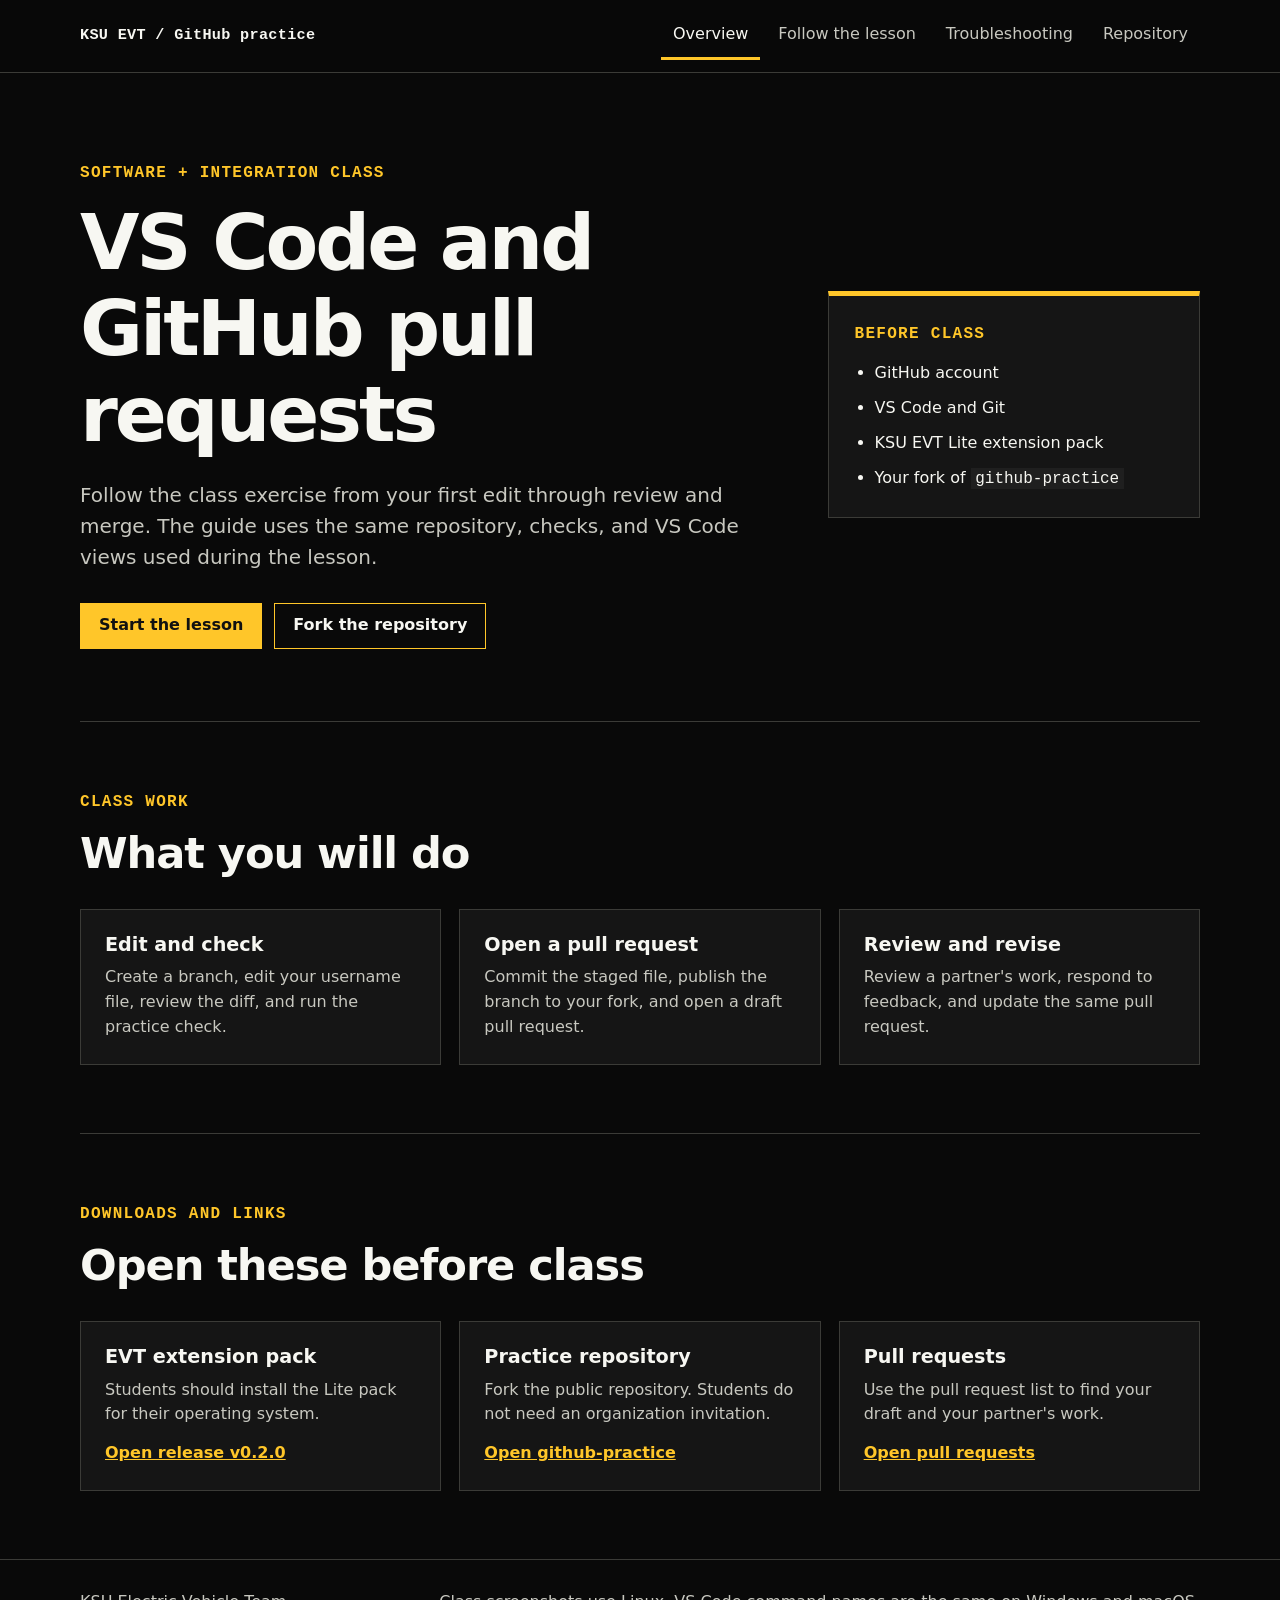
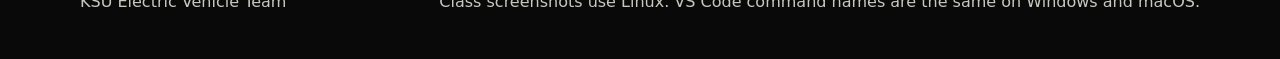
<file: docs/index.html>
<!doctype html>
<html lang="en">
  <head>
    <meta charset="utf-8" />
    <meta name="viewport" content="width=device-width, initial-scale=1" />
    <meta name="description" content="KSU EVT class guide for VS Code, Git, GitHub pull requests, review, and basic Python debugging." />
    <title>KSU EVT GitHub practice</title>
    <link rel="stylesheet" href="styles.css" />
  </head>
  <body>
    <header class="site-header">
      <div class="site-header__inner">
        <a class="site-name" href="index.html">KSU EVT / GitHub practice</a>
        <nav class="site-nav" aria-label="Main navigation">
          <a href="index.html" aria-current="page">Overview</a>
          <a href="lesson.html">Follow the lesson</a>
          <a href="troubleshooting.html">Troubleshooting</a>
          <a href="https://github.com/KSU-Electric-Vehicle-Team/github-practice">Repository</a>
        </nav>
      </div>
    </header>

    <main>
      <section class="hero">
        <div>
          <p class="eyebrow">Software + Integration class</p>
          <h1>VS Code and GitHub pull requests</h1>
          <p class="lede">Follow the class exercise from your first edit through review and merge. The guide uses the same repository, checks, and VS Code views used during the lesson.</p>
          <div class="button-row">
            <a class="button" href="lesson.html">Start the lesson</a>
            <a class="button button--secondary" href="https://github.com/KSU-Electric-Vehicle-Team/github-practice/fork">Fork the repository</a>
          </div>
        </div>

        <aside class="hero-card" aria-label="Before class checklist">
          <p class="eyebrow">Before class</p>
          <ul>
            <li>GitHub account</li>
            <li>VS Code and Git</li>
            <li>KSU EVT Lite extension pack</li>
            <li>Your fork of <code>github-practice</code></li>
          </ul>
        </aside>
      </section>

      <section class="section">
        <div class="section-heading">
          <p class="eyebrow">Class work</p>
          <h2>What you will do</h2>
        </div>
        <div class="grid">
          <article class="card">
            <h3>Edit and check</h3>
            <p>Create a branch, edit your username file, review the diff, and run the practice check.</p>
          </article>
          <article class="card">
            <h3>Open a pull request</h3>
            <p>Commit the staged file, publish the branch to your fork, and open a draft pull request.</p>
          </article>
          <article class="card">
            <h3>Review and revise</h3>
            <p>Review a partner's work, respond to feedback, and update the same pull request.</p>
          </article>
        </div>
      </section>

      <section class="section">
        <div class="section-heading">
          <p class="eyebrow">Downloads and links</p>
          <h2>Open these before class</h2>
        </div>
        <div class="grid">
          <article class="card">
            <h3>EVT extension pack</h3>
            <p>Students should install the Lite pack for their operating system.</p>
            <p><a href="https://github.com/KSU-Electric-Vehicle-Team/vscode-extension-packs/releases/tag/v0.2.0">Open release v0.2.0</a></p>
          </article>
          <article class="card">
            <h3>Practice repository</h3>
            <p>Fork the public repository. Students do not need an organization invitation.</p>
            <p><a href="https://github.com/KSU-Electric-Vehicle-Team/github-practice">Open github-practice</a></p>
          </article>
          <article class="card">
            <h3>Pull requests</h3>
            <p>Use the pull request list to find your draft and your partner's work.</p>
            <p><a href="https://github.com/KSU-Electric-Vehicle-Team/github-practice/pulls">Open pull requests</a></p>
          </article>
        </div>
      </section>
    </main>

    <footer class="site-footer">
      <div class="site-footer__inner">
        <p>KSU Electric Vehicle Team</p>
        <p>Class screenshots use Linux. VS Code command names are the same on Windows and macOS.</p>
      </div>
    </footer>
  </body>
</html>
</file>
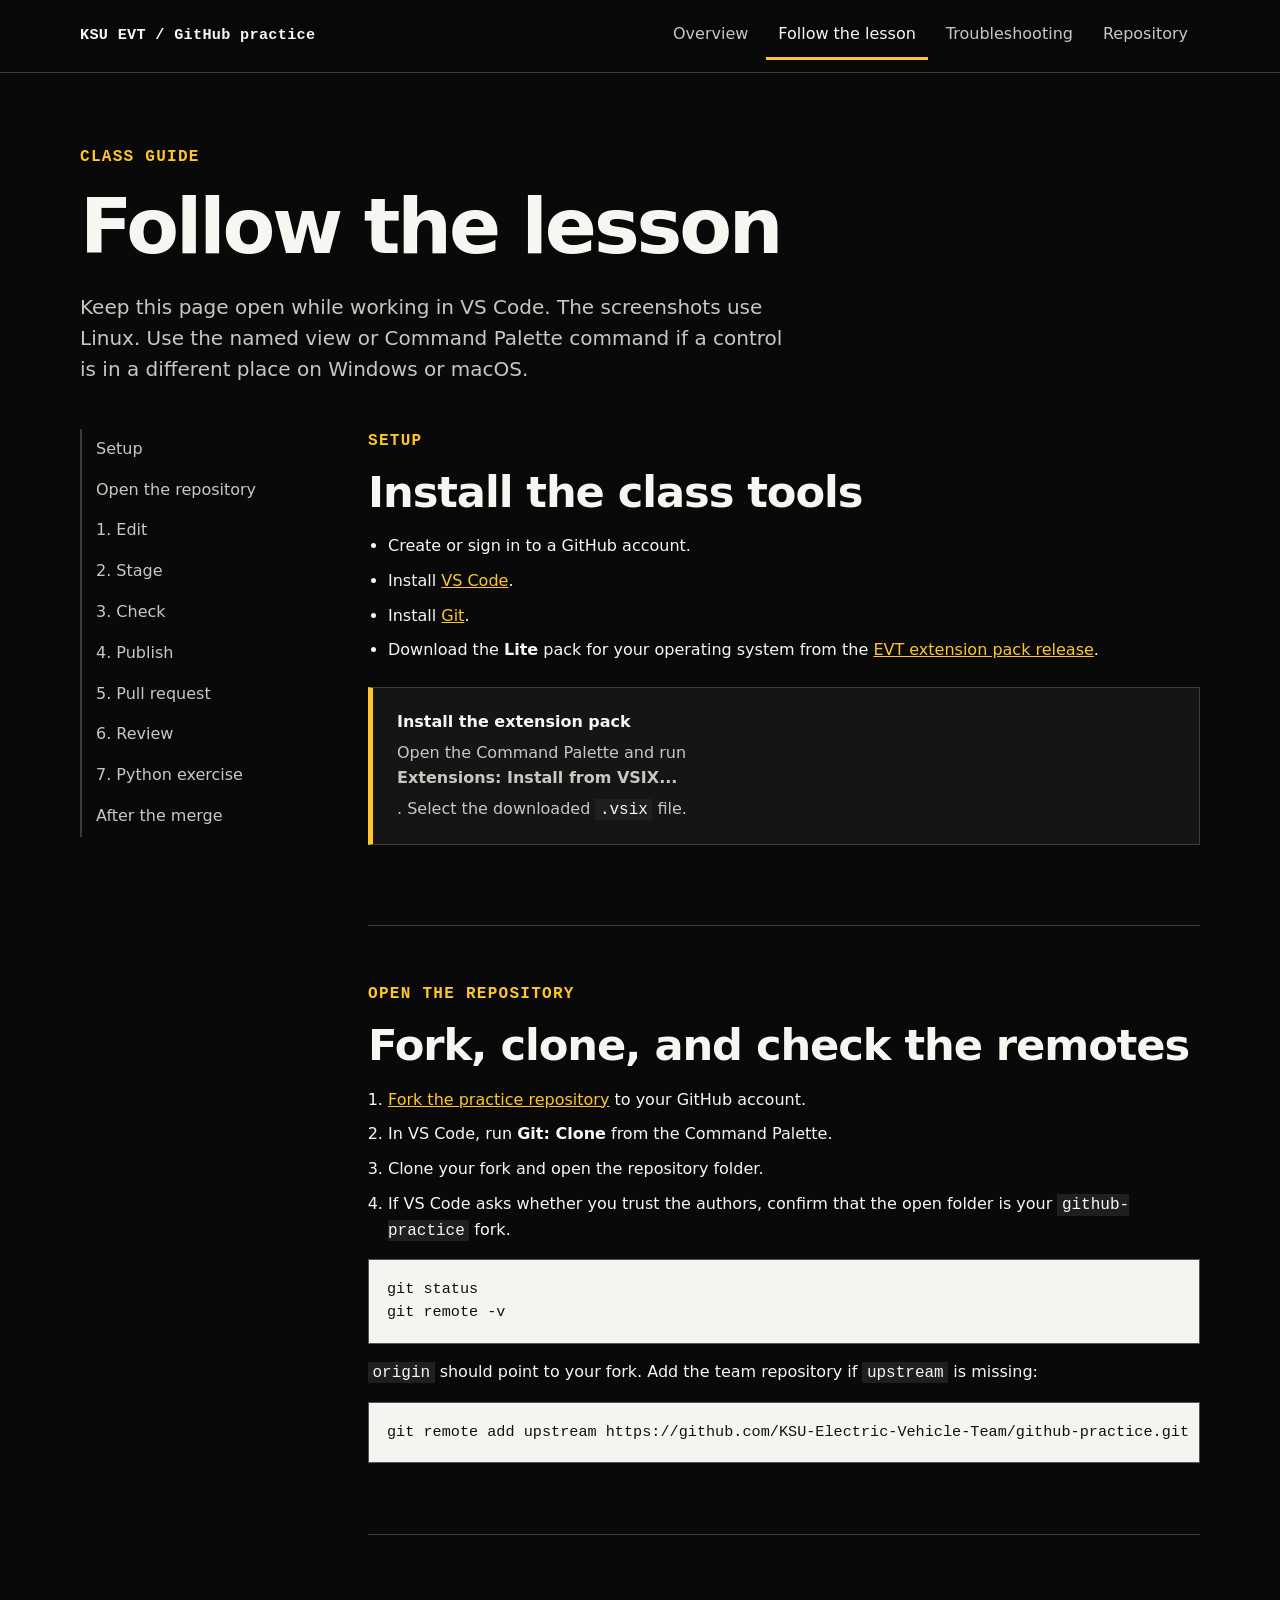
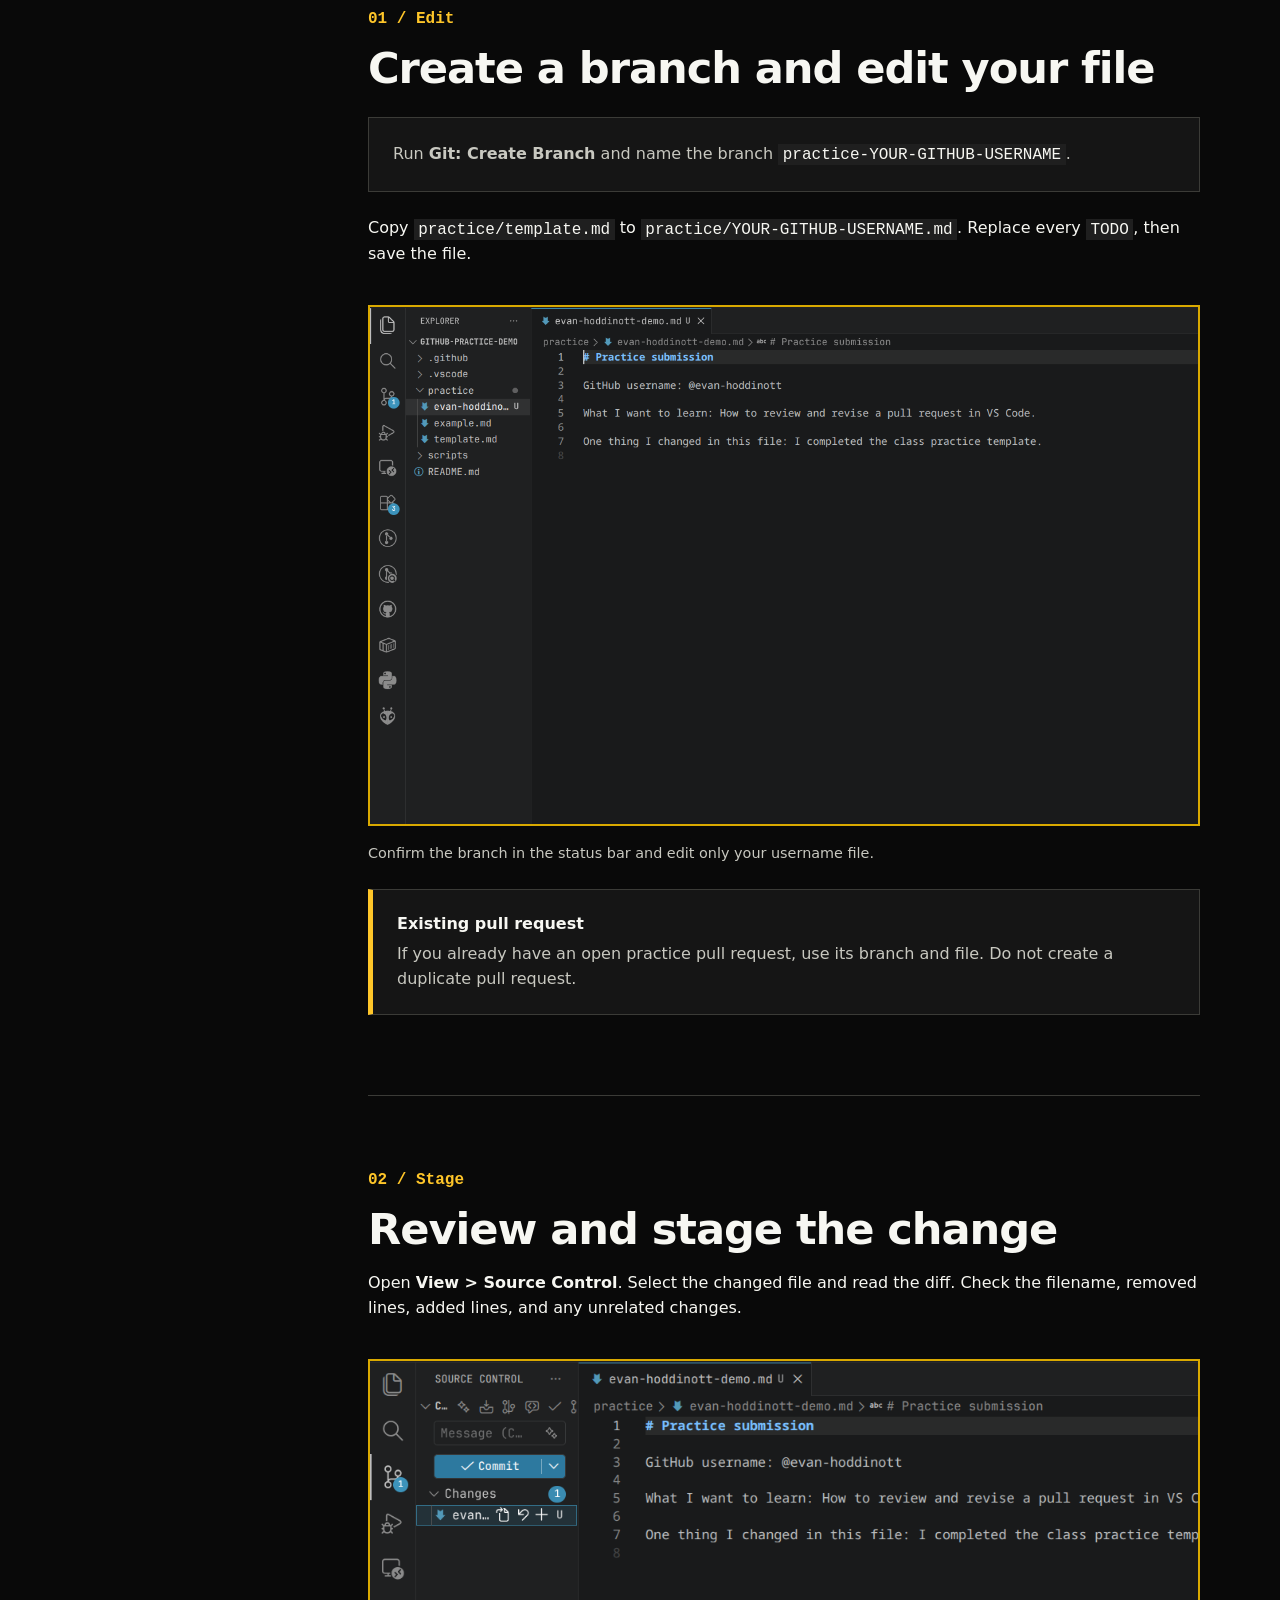
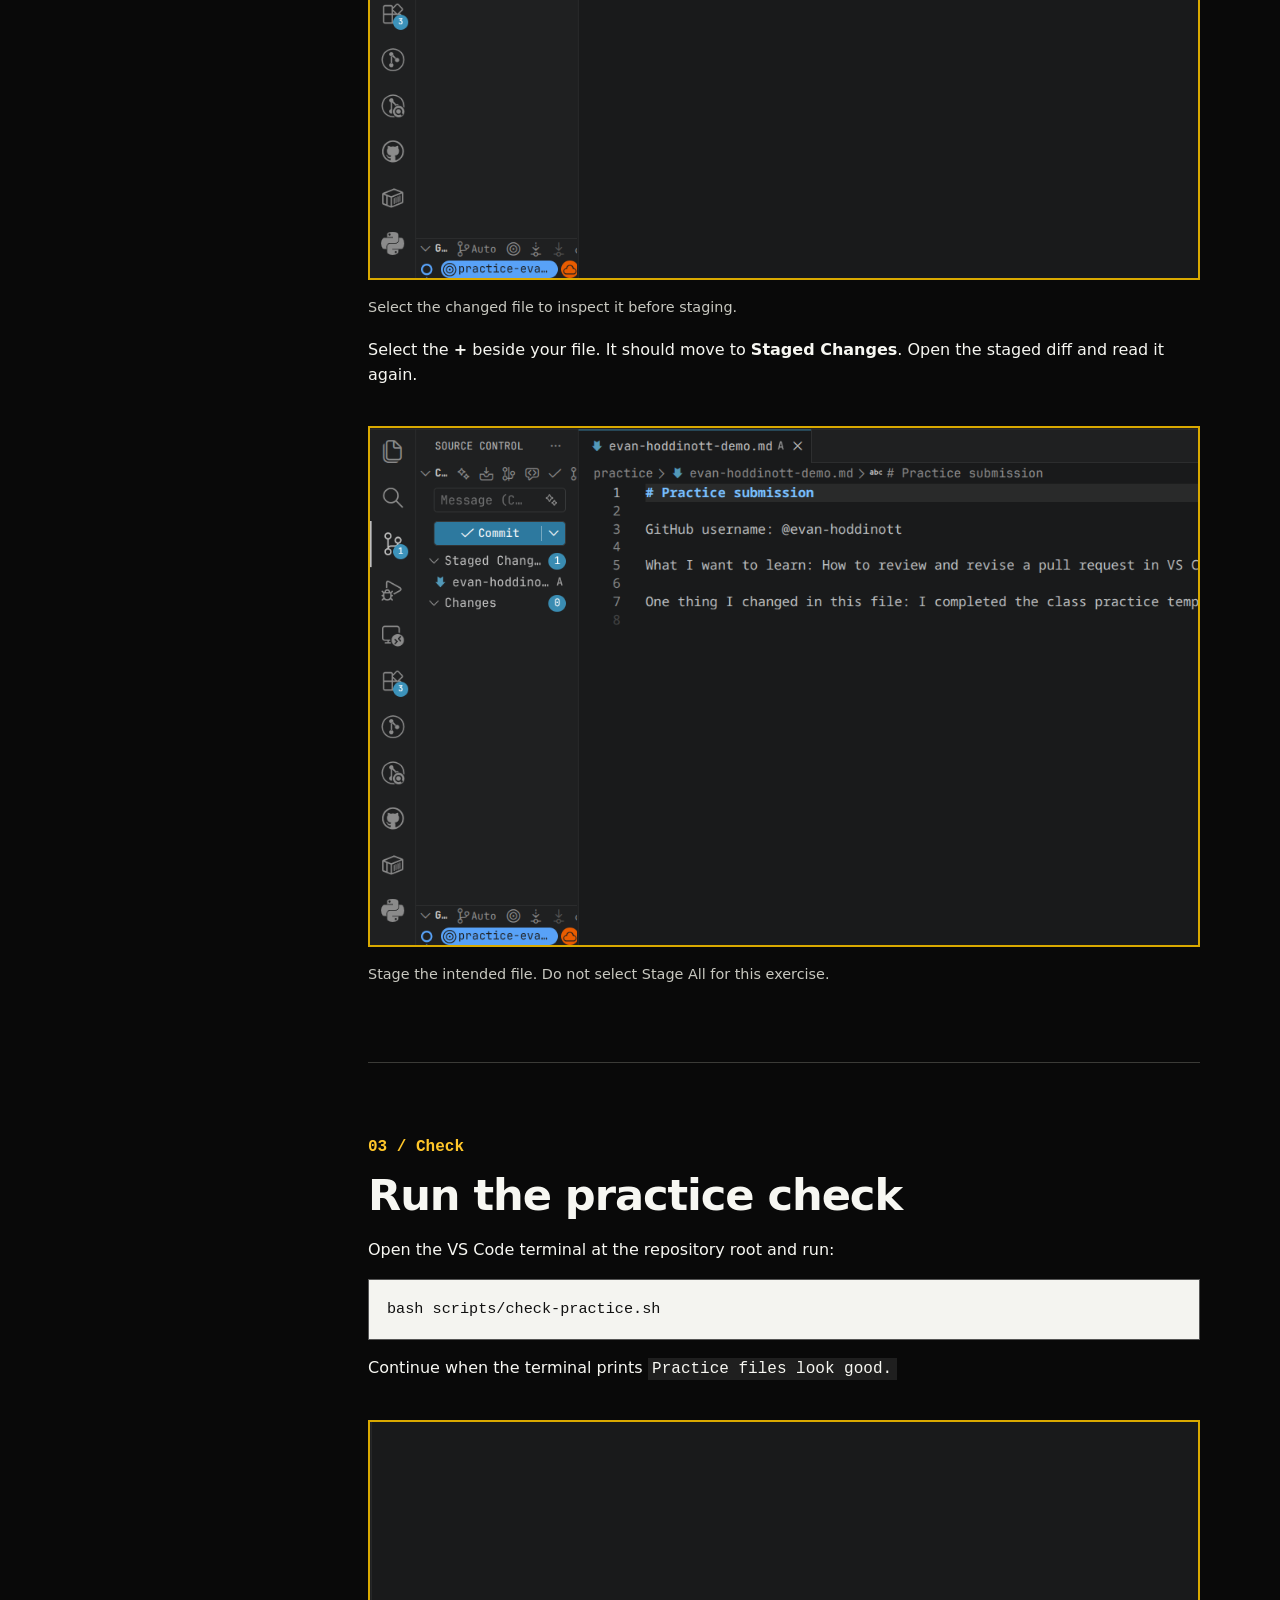
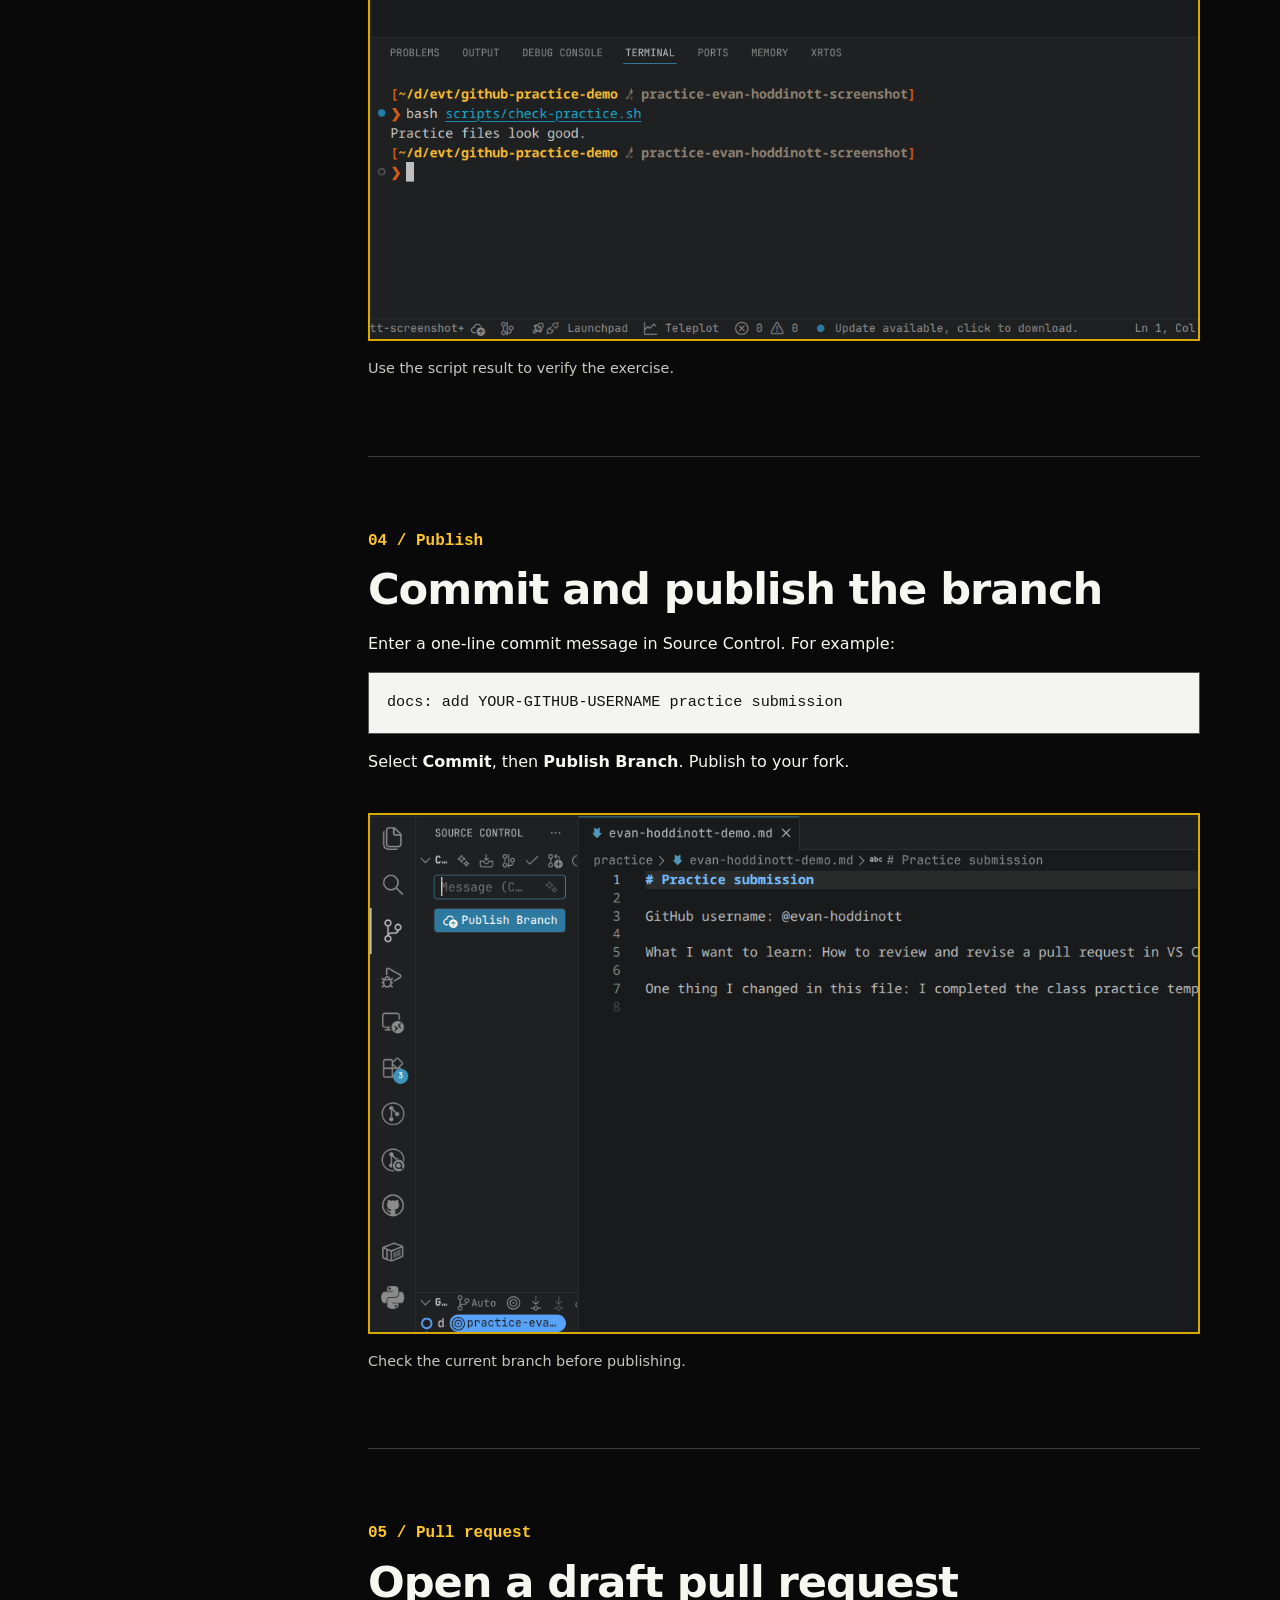
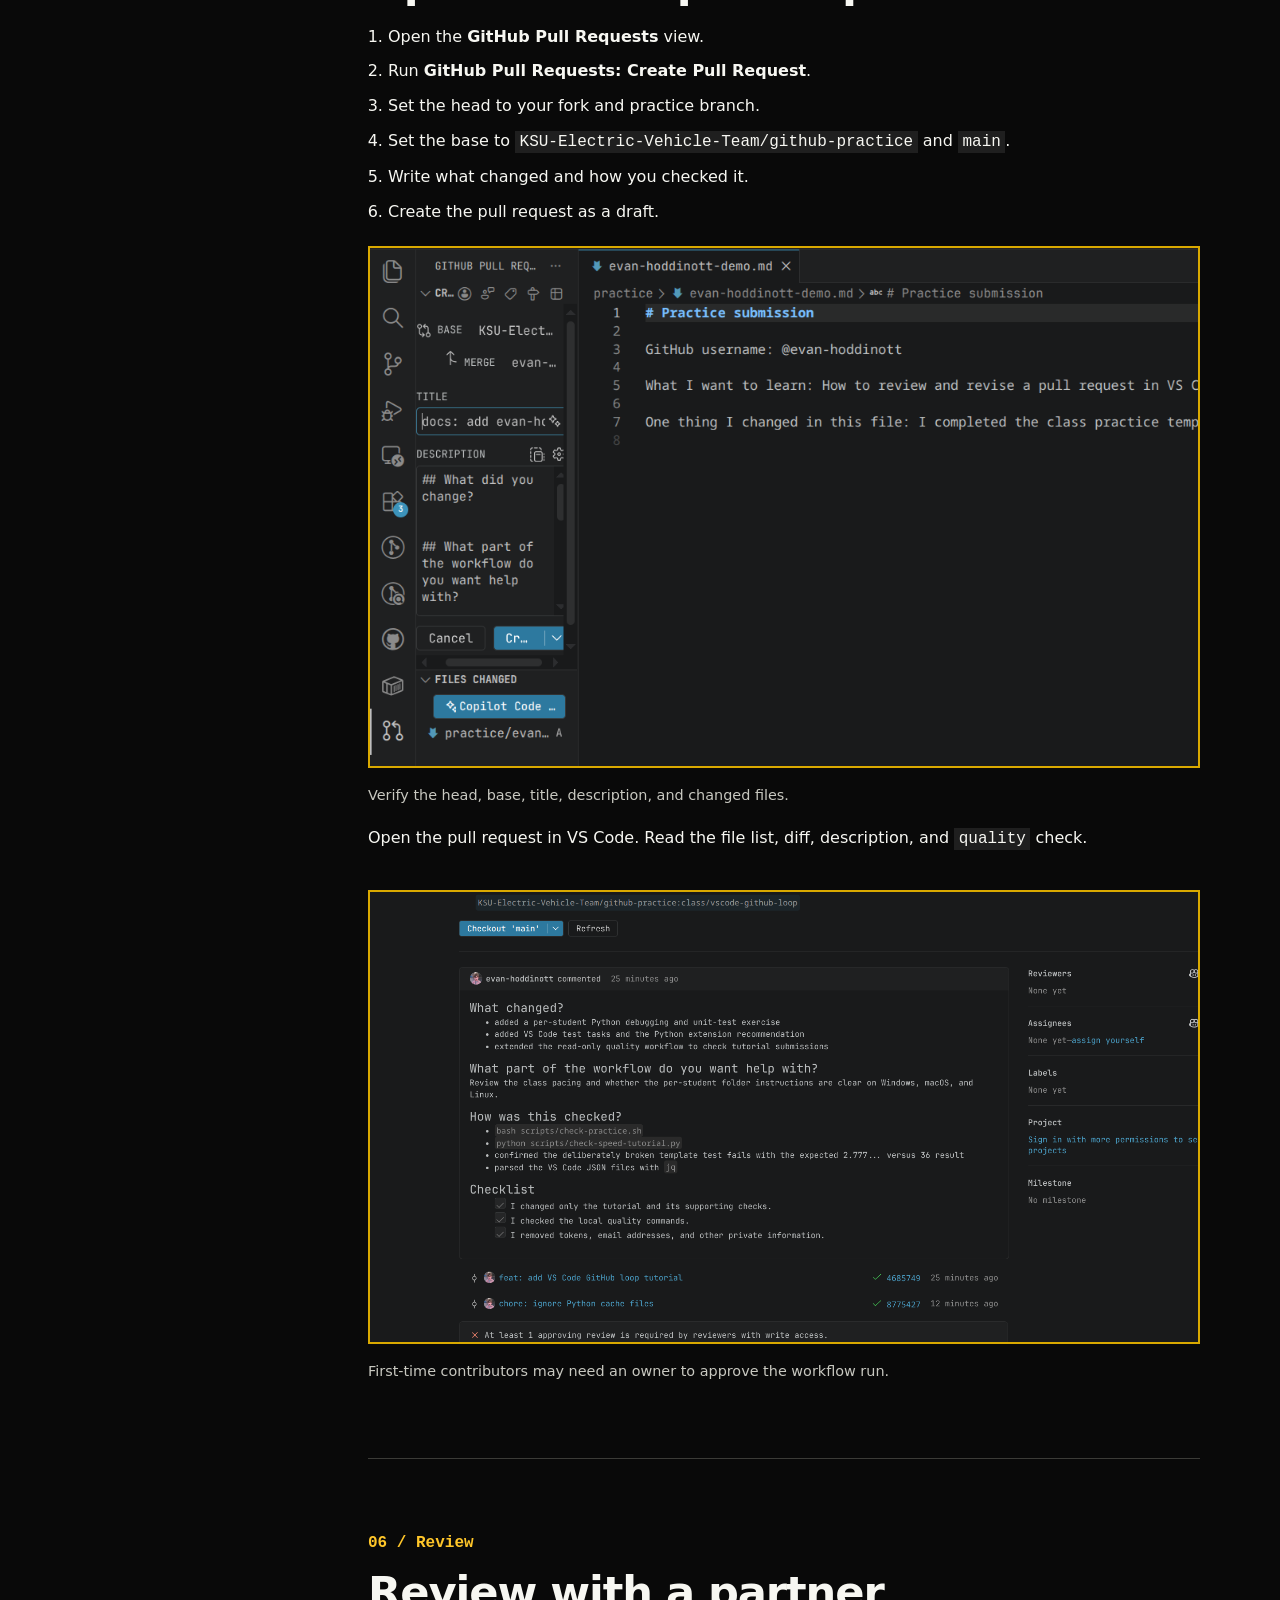
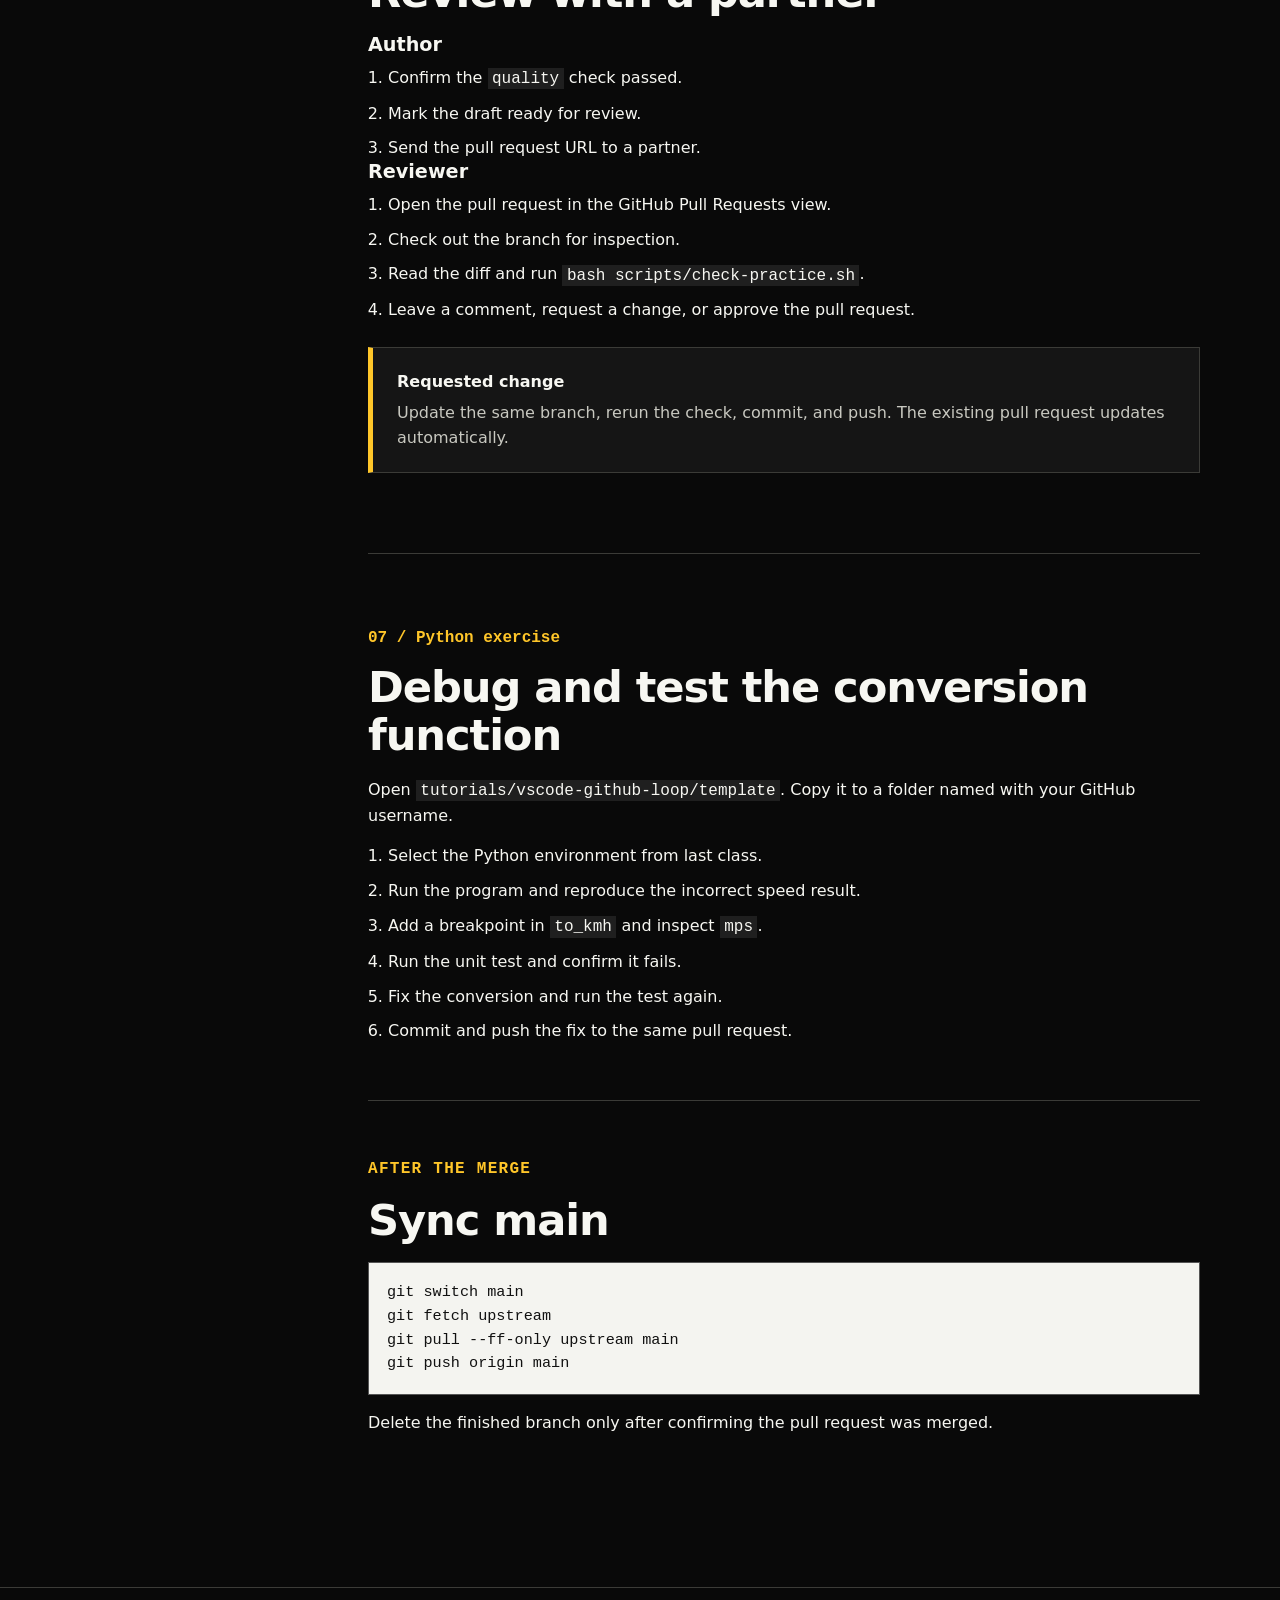
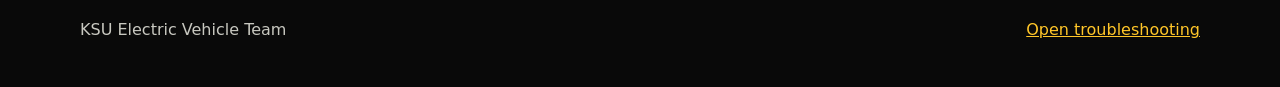
<file: docs/lesson.html>
<!doctype html>
<html lang="en">
  <head>
    <meta charset="utf-8" />
    <meta name="viewport" content="width=device-width, initial-scale=1" />
    <meta name="description" content="Step-by-step KSU EVT VS Code and GitHub pull request lesson." />
    <title>Follow the lesson / KSU EVT GitHub practice</title>
    <link rel="stylesheet" href="styles.css" />
  </head>
  <body>
    <header class="site-header">
      <div class="site-header__inner">
        <a class="site-name" href="index.html">KSU EVT / GitHub practice</a>
        <nav class="site-nav" aria-label="Main navigation">
          <a href="index.html">Overview</a>
          <a href="lesson.html" aria-current="page">Follow the lesson</a>
          <a href="troubleshooting.html">Troubleshooting</a>
          <a href="https://github.com/KSU-Electric-Vehicle-Team/github-practice">Repository</a>
        </nav>
      </div>
    </header>

    <main>
      <header class="lesson-header">
        <p class="eyebrow">Class guide</p>
        <h1>Follow the lesson</h1>
        <p class="lede">Keep this page open while working in VS Code. The screenshots use Linux. Use the named view or Command Palette command if a control is in a different place on Windows or macOS.</p>
      </header>

      <div class="lesson-layout">
        <nav class="lesson-nav" aria-label="Lesson sections">
          <a href="#setup">Setup</a>
          <a href="#open">Open the repository</a>
          <a href="#edit">1. Edit</a>
          <a href="#stage">2. Stage</a>
          <a href="#check">3. Check</a>
          <a href="#publish">4. Publish</a>
          <a href="#pull-request">5. Pull request</a>
          <a href="#review">6. Review</a>
          <a href="#python">7. Python exercise</a>
          <a href="#finish">After the merge</a>
        </nav>

        <article class="lesson-content">
          <section class="lesson-section" id="setup">
            <p class="eyebrow">Setup</p>
            <h2>Install the class tools</h2>
            <ul class="checklist">
              <li>Create or sign in to a GitHub account.</li>
              <li>Install <a href="https://code.visualstudio.com/">VS Code</a>.</li>
              <li>Install <a href="https://git-scm.com/downloads">Git</a>.</li>
              <li>Download the <strong>Lite</strong> pack for your operating system from the <a href="https://github.com/KSU-Electric-Vehicle-Team/vscode-extension-packs/releases/tag/v0.2.0">EVT extension pack release</a>.</li>
            </ul>
            <div class="callout">
              <strong>Install the extension pack</strong>
              <p>Open the Command Palette and run <strong>Extensions: Install from VSIX...</strong>. Select the downloaded <code>.vsix</code> file.</p>
            </div>
          </section>

          <section class="lesson-section" id="open">
            <p class="eyebrow">Open the repository</p>
            <h2>Fork, clone, and check the remotes</h2>
            <ol class="plain-list">
              <li><a href="https://github.com/KSU-Electric-Vehicle-Team/github-practice/fork">Fork the practice repository</a> to your GitHub account.</li>
              <li>In VS Code, run <strong>Git: Clone</strong> from the Command Palette.</li>
              <li>Clone your fork and open the repository folder.</li>
              <li>If VS Code asks whether you trust the authors, confirm that the open folder is your <code>github-practice</code> fork.</li>
            </ol>
            <pre><code>git status
git remote -v</code></pre>
            <p><code>origin</code> should point to your fork. Add the team repository if <code>upstream</code> is missing:</p>
            <pre><code>git remote add upstream https://github.com/KSU-Electric-Vehicle-Team/github-practice.git</code></pre>
          </section>

          <section class="lesson-section" id="edit">
            <p class="step-number">01 / Edit</p>
            <h2>Create a branch and edit your file</h2>
            <div class="step">
              <p>Run <strong>Git: Create Branch</strong> and name the branch <code>practice-YOUR-GITHUB-USERNAME</code>.</p>
            </div>
            <p>Copy <code>practice/template.md</code> to <code>practice/YOUR-GITHUB-USERNAME.md</code>. Replace every <code>TODO</code>, then save the file.</p>
            <img class="screenshot" src="assets/screenshots/01-edit-your-file.png" alt="A username-specific practice file open in the VS Code editor" />
            <p class="caption">Confirm the branch in the status bar and edit only your username file.</p>
            <div class="callout">
              <strong>Existing pull request</strong>
              <p>If you already have an open practice pull request, use its branch and file. Do not create a duplicate pull request.</p>
            </div>
          </section>

          <section class="lesson-section" id="stage">
            <p class="step-number">02 / Stage</p>
            <h2>Review and stage the change</h2>
            <p>Open <strong>View &gt; Source Control</strong>. Select the changed file and read the diff. Check the filename, removed lines, added lines, and any unrelated changes.</p>
            <img class="screenshot" src="assets/screenshots/02-inspect-diff.png" alt="An unstaged practice file shown in the VS Code Source Control view" />
            <p class="caption">Select the changed file to inspect it before staging.</p>
            <p>Select the <strong>+</strong> beside your file. It should move to <strong>Staged Changes</strong>. Open the staged diff and read it again.</p>
            <img class="screenshot" src="assets/screenshots/03-stage-the-file.png" alt="The practice file listed under Staged Changes in VS Code" />
            <p class="caption">Stage the intended file. Do not select Stage All for this exercise.</p>
          </section>

          <section class="lesson-section" id="check">
            <p class="step-number">03 / Check</p>
            <h2>Run the practice check</h2>
            <p>Open the VS Code terminal at the repository root and run:</p>
            <pre><code>bash scripts/check-practice.sh</code></pre>
            <p>Continue when the terminal prints <code>Practice files look good.</code></p>
            <img class="screenshot" src="assets/screenshots/04-run-the-check.png" alt="The practice check passing in the VS Code terminal" />
            <p class="caption">Use the script result to verify the exercise.</p>
          </section>

          <section class="lesson-section" id="publish">
            <p class="step-number">04 / Publish</p>
            <h2>Commit and publish the branch</h2>
            <p>Enter a one-line commit message in Source Control. For example:</p>
            <pre><code>docs: add YOUR-GITHUB-USERNAME practice submission</code></pre>
            <p>Select <strong>Commit</strong>, then <strong>Publish Branch</strong>. Publish to your fork.</p>
            <img class="screenshot" src="assets/screenshots/05-publish-branch.png" alt="The Publish Branch button in the VS Code Source Control view" />
            <p class="caption">Check the current branch before publishing.</p>
          </section>

          <section class="lesson-section" id="pull-request">
            <p class="step-number">05 / Pull request</p>
            <h2>Open a draft pull request</h2>
            <ol class="plain-list">
              <li>Open the <strong>GitHub Pull Requests</strong> view.</li>
              <li>Run <strong>GitHub Pull Requests: Create Pull Request</strong>.</li>
              <li>Set the head to your fork and practice branch.</li>
              <li>Set the base to <code>KSU-Electric-Vehicle-Team/github-practice</code> and <code>main</code>.</li>
              <li>Write what changed and how you checked it.</li>
              <li>Create the pull request as a draft.</li>
            </ol>
            <img class="screenshot" src="assets/screenshots/06-create-pull-request.png" alt="The Create Pull Request view in VS Code" />
            <p class="caption">Verify the head, base, title, description, and changed files.</p>
            <p>Open the pull request in VS Code. Read the file list, diff, description, and <code>quality</code> check.</p>
            <img class="screenshot" src="assets/screenshots/07-review-pull-request.png" alt="A draft pull request open in VS Code" />
            <p class="caption">First-time contributors may need an owner to approve the workflow run.</p>
          </section>

          <section class="lesson-section" id="review">
            <p class="step-number">06 / Review</p>
            <h2>Review with a partner</h2>
            <h3>Author</h3>
            <ol class="plain-list">
              <li>Confirm the <code>quality</code> check passed.</li>
              <li>Mark the draft ready for review.</li>
              <li>Send the pull request URL to a partner.</li>
            </ol>
            <h3>Reviewer</h3>
            <ol class="plain-list">
              <li>Open the pull request in the GitHub Pull Requests view.</li>
              <li>Check out the branch for inspection.</li>
              <li>Read the diff and run <code>bash scripts/check-practice.sh</code>.</li>
              <li>Leave a comment, request a change, or approve the pull request.</li>
            </ol>
            <div class="callout">
              <strong>Requested change</strong>
              <p>Update the same branch, rerun the check, commit, and push. The existing pull request updates automatically.</p>
            </div>
          </section>

          <section class="lesson-section" id="python">
            <p class="step-number">07 / Python exercise</p>
            <h2>Debug and test the conversion function</h2>
            <p>Open <code>tutorials/vscode-github-loop/template</code>. Copy it to a folder named with your GitHub username.</p>
            <ol class="plain-list">
              <li>Select the Python environment from last class.</li>
              <li>Run the program and reproduce the incorrect speed result.</li>
              <li>Add a breakpoint in <code>to_kmh</code> and inspect <code>mps</code>.</li>
              <li>Run the unit test and confirm it fails.</li>
              <li>Fix the conversion and run the test again.</li>
              <li>Commit and push the fix to the same pull request.</li>
            </ol>
          </section>

          <section class="lesson-section" id="finish">
            <p class="eyebrow">After the merge</p>
            <h2>Sync main</h2>
            <pre><code>git switch main
git fetch upstream
git pull --ff-only upstream main
git push origin main</code></pre>
            <p>Delete the finished branch only after confirming the pull request was merged.</p>
          </section>
        </article>
      </div>
    </main>

    <footer class="site-footer">
      <div class="site-footer__inner">
        <p>KSU Electric Vehicle Team</p>
        <p><a href="troubleshooting.html">Open troubleshooting</a></p>
      </div>
    </footer>
  </body>
</html>
</file>
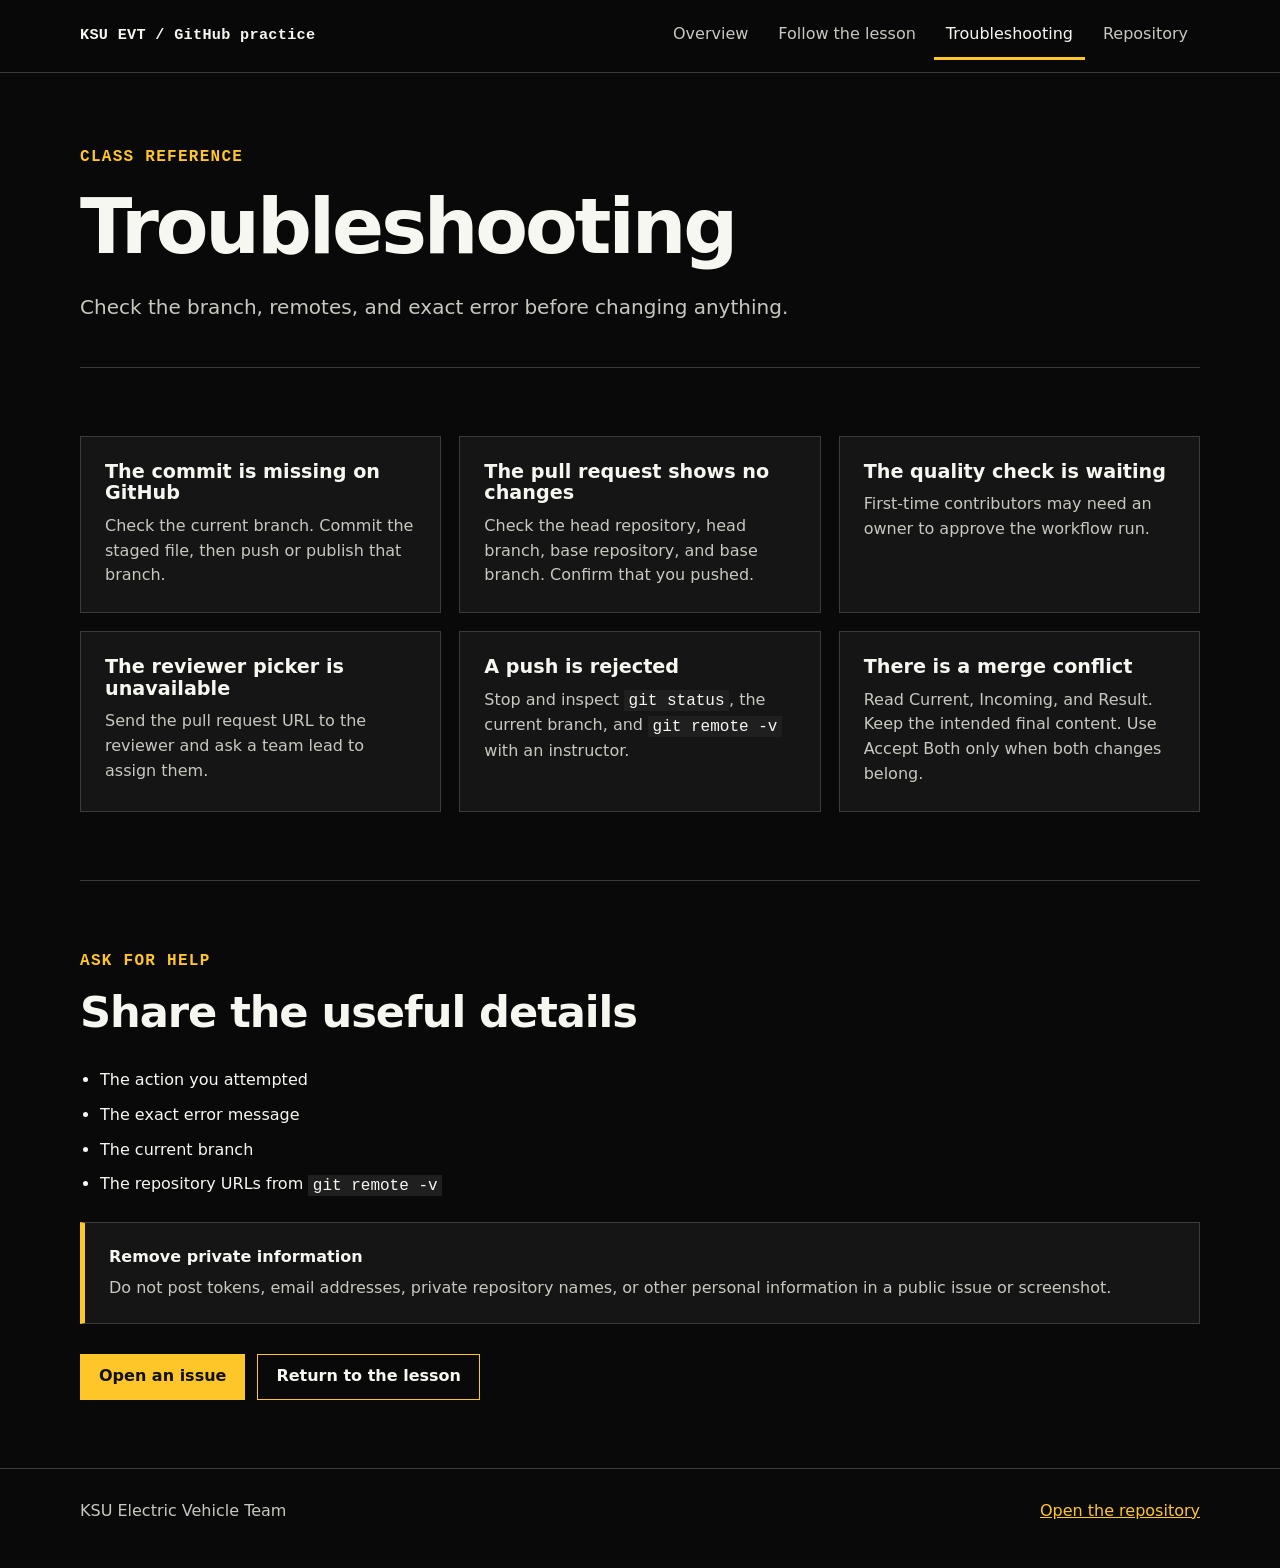
<file: docs/troubleshooting.html>
<!doctype html>
<html lang="en">
  <head>
    <meta charset="utf-8" />
    <meta name="viewport" content="width=device-width, initial-scale=1" />
    <meta name="description" content="Troubleshooting for the KSU EVT GitHub practice lesson." />
    <title>Troubleshooting / KSU EVT GitHub practice</title>
    <link rel="stylesheet" href="styles.css" />
  </head>
  <body>
    <header class="site-header">
      <div class="site-header__inner">
        <a class="site-name" href="index.html">KSU EVT / GitHub practice</a>
        <nav class="site-nav" aria-label="Main navigation">
          <a href="index.html">Overview</a>
          <a href="lesson.html">Follow the lesson</a>
          <a href="troubleshooting.html" aria-current="page">Troubleshooting</a>
          <a href="https://github.com/KSU-Electric-Vehicle-Team/github-practice">Repository</a>
        </nav>
      </div>
    </header>

    <main>
      <header class="lesson-header">
        <p class="eyebrow">Class reference</p>
        <h1>Troubleshooting</h1>
        <p class="lede">Check the branch, remotes, and exact error before changing anything.</p>
      </header>

      <section class="section">
        <div class="grid">
          <article class="card">
            <h3>The commit is missing on GitHub</h3>
            <p>Check the current branch. Commit the staged file, then push or publish that branch.</p>
          </article>
          <article class="card">
            <h3>The pull request shows no changes</h3>
            <p>Check the head repository, head branch, base repository, and base branch. Confirm that you pushed.</p>
          </article>
          <article class="card">
            <h3>The quality check is waiting</h3>
            <p>First-time contributors may need an owner to approve the workflow run.</p>
          </article>
          <article class="card">
            <h3>The reviewer picker is unavailable</h3>
            <p>Send the pull request URL to the reviewer and ask a team lead to assign them.</p>
          </article>
          <article class="card">
            <h3>A push is rejected</h3>
            <p>Stop and inspect <code>git status</code>, the current branch, and <code>git remote -v</code> with an instructor.</p>
          </article>
          <article class="card">
            <h3>There is a merge conflict</h3>
            <p>Read Current, Incoming, and Result. Keep the intended final content. Use Accept Both only when both changes belong.</p>
          </article>
        </div>
      </section>

      <section class="section">
        <div class="section-heading">
          <p class="eyebrow">Ask for help</p>
          <h2>Share the useful details</h2>
        </div>
        <ul class="checklist">
          <li>The action you attempted</li>
          <li>The exact error message</li>
          <li>The current branch</li>
          <li>The repository URLs from <code>git remote -v</code></li>
        </ul>
        <div class="callout">
          <strong>Remove private information</strong>
          <p>Do not post tokens, email addresses, private repository names, or other personal information in a public issue or screenshot.</p>
        </div>
        <div class="button-row">
          <a class="button" href="https://github.com/KSU-Electric-Vehicle-Team/github-practice/issues/new">Open an issue</a>
          <a class="button button--secondary" href="lesson.html">Return to the lesson</a>
        </div>
      </section>
    </main>

    <footer class="site-footer">
      <div class="site-footer__inner">
        <p>KSU Electric Vehicle Team</p>
        <p><a href="https://github.com/KSU-Electric-Vehicle-Team/github-practice">Open the repository</a></p>
      </div>
    </footer>
  </body>
</html>
</file>
<file: docs/styles.css>
:root {
  --black: #090909;
  --panel: #151515;
  --panel-2: #1f1f1f;
  --gold: #ffc629;
  --gold-dark: #d9a900;
  --white: #f7f7f2;
  --muted: #c8c8c0;
  --line: #3b3b37;
  --max: 1120px;
}

* { box-sizing: border-box; }
html { scroll-behavior: smooth; }
body {
  margin: 0;
  color: var(--white);
  background: var(--black);
  font-family: Inter, ui-sans-serif, system-ui, -apple-system, BlinkMacSystemFont, "Segoe UI", sans-serif;
  line-height: 1.55;
}
a { color: var(--gold); }
a:hover { color: #ffe17a; }
code, pre, .eyebrow, .step-number, .site-name {
  font-family: "JetBrains Mono", "SFMono-Regular", Consolas, "Liberation Mono", monospace;
}
.site-header {
  position: sticky;
  top: 0;
  z-index: 20;
  border-bottom: 1px solid var(--line);
  background: rgba(9, 9, 9, 0.96);
  backdrop-filter: blur(12px);
}
.site-header__inner {
  width: min(var(--max), calc(100% - 32px));
  min-height: 72px;
  margin: 0 auto;
  display: flex;
  align-items: center;
  justify-content: space-between;
  gap: 24px;
}
.site-name {
  color: var(--white);
  font-size: 0.95rem;
  font-weight: 800;
  text-decoration: none;
  letter-spacing: 0.02em;
}
.site-nav {
  display: flex;
  align-items: center;
  gap: 6px;
  overflow-x: auto;
}
.site-nav a {
  padding: 10px 12px;
  color: var(--muted);
  border-bottom: 3px solid transparent;
  text-decoration: none;
  white-space: nowrap;
}
.site-nav a:hover, .site-nav a[aria-current="page"] {
  color: var(--white);
  border-bottom-color: var(--gold);
}
main {
  width: min(var(--max), calc(100% - 32px));
  margin: 0 auto;
}
.hero {
  padding: 88px 0 72px;
  display: grid;
  grid-template-columns: minmax(0, 1.3fr) minmax(280px, 0.7fr);
  gap: 56px;
  align-items: center;
}
.eyebrow {
  margin: 0 0 14px;
  color: var(--gold);
  font-weight: 800;
  letter-spacing: 0.08em;
  text-transform: uppercase;
}
h1, h2, h3 { margin-top: 0; line-height: 1.12; }
h1 {
  max-width: 800px;
  margin-bottom: 22px;
  font-size: clamp(2.5rem, 6vw, 5rem);
  letter-spacing: -0.04em;
}
h2 {
  margin-bottom: 18px;
  font-size: clamp(1.7rem, 4vw, 2.7rem);
  letter-spacing: -0.025em;
}
h3 { margin-bottom: 10px; font-size: 1.2rem; }
.lede {
  max-width: 720px;
  margin: 0;
  color: var(--muted);
  font-size: clamp(1.05rem, 2vw, 1.25rem);
}
.button-row {
  display: flex;
  flex-wrap: wrap;
  gap: 12px;
  margin-top: 30px;
}
.button {
  display: inline-flex;
  align-items: center;
  justify-content: center;
  min-height: 46px;
  padding: 0 18px;
  border: 1px solid var(--gold);
  background: var(--gold);
  color: #111;
  font-weight: 800;
  text-decoration: none;
}
.button:hover { background: #ffe17a; color: #111; }
.button--secondary { background: transparent; color: var(--white); }
.button--secondary:hover { background: var(--panel-2); color: var(--white); }
.hero-card, .card, .callout, .step {
  border: 1px solid var(--line);
  background: var(--panel);
}
.hero-card { padding: 26px; border-top: 5px solid var(--gold); }
.hero-card ul, .checklist, .plain-list { margin: 0; padding-left: 1.25rem; }
.hero-card li + li, .checklist li + li, .plain-list li + li { margin-top: 10px; }
.section { padding: 68px 0; border-top: 1px solid var(--line); }
.section-heading { max-width: 760px; margin-bottom: 32px; }
.grid {
  display: grid;
  grid-template-columns: repeat(3, minmax(0, 1fr));
  gap: 18px;
}
.card { padding: 24px; }
.card p, .step p, .callout p { margin: 0; color: var(--muted); }
.card p + p { margin-top: 14px; }
.card a { font-weight: 750; }
.lesson-header { padding: 72px 0 44px; }
.lesson-layout {
  display: grid;
  grid-template-columns: 240px minmax(0, 1fr);
  gap: 48px;
  align-items: start;
  padding-bottom: 80px;
}
.lesson-nav {
  position: sticky;
  top: 96px;
  border-left: 2px solid var(--line);
}
.lesson-nav a {
  display: block;
  padding: 8px 14px;
  color: var(--muted);
  text-decoration: none;
}
.lesson-nav a:hover {
  color: var(--white);
  border-left: 2px solid var(--gold);
  margin-left: -2px;
}
.lesson-content { min-width: 0; }
.lesson-section { padding: 0 0 56px; scroll-margin-top: 100px; }
.lesson-section + .lesson-section {
  padding-top: 56px;
  border-top: 1px solid var(--line);
}
.step { margin: 24px 0; padding: 24px; }
.step-number {
  display: inline-block;
  margin-bottom: 12px;
  color: var(--gold);
  font-weight: 800;
}
.screenshot {
  width: 100%;
  height: auto;
  margin: 22px 0 8px;
  border: 2px solid var(--gold-dark);
  background: #1a1a1a;
}
.caption { margin: 0 0 20px; color: var(--muted); font-size: 0.9rem; }
.callout {
  margin: 24px 0;
  padding: 22px 24px;
  border-left: 5px solid var(--gold);
}
.callout strong { display: block; margin-bottom: 6px; }
pre {
  overflow-x: auto;
  padding: 18px;
  border: 1px solid #555;
  background: #f4f4f0;
  color: #111;
  font-size: 0.95rem;
}
code {
  padding: 0.1em 0.28em;
  background: var(--panel-2);
  color: var(--white);
}
pre code { padding: 0; background: transparent; color: inherit; }
.site-footer {
  border-top: 1px solid var(--line);
  padding: 30px 0 44px;
  color: var(--muted);
}
.site-footer__inner {
  width: min(var(--max), calc(100% - 32px));
  margin: 0 auto;
  display: flex;
  justify-content: space-between;
  gap: 20px;
  flex-wrap: wrap;
}
.site-footer p { margin: 0; }
@media (max-width: 800px) {
  .site-header__inner {
    align-items: flex-start;
    flex-direction: column;
    gap: 8px;
    padding: 14px 0 8px;
  }
  .site-nav { width: 100%; }
  .hero, .grid, .lesson-layout { grid-template-columns: 1fr; }
  .hero { padding-top: 56px; }
  .lesson-nav {
    position: static;
    display: grid;
    grid-template-columns: repeat(2, minmax(0, 1fr));
    border: 1px solid var(--line);
    padding: 10px;
  }
  .lesson-nav a:hover { margin-left: 0; border-left: none; }
}
@media (prefers-reduced-motion: reduce) {
  html { scroll-behavior: auto; }
}
</file>
